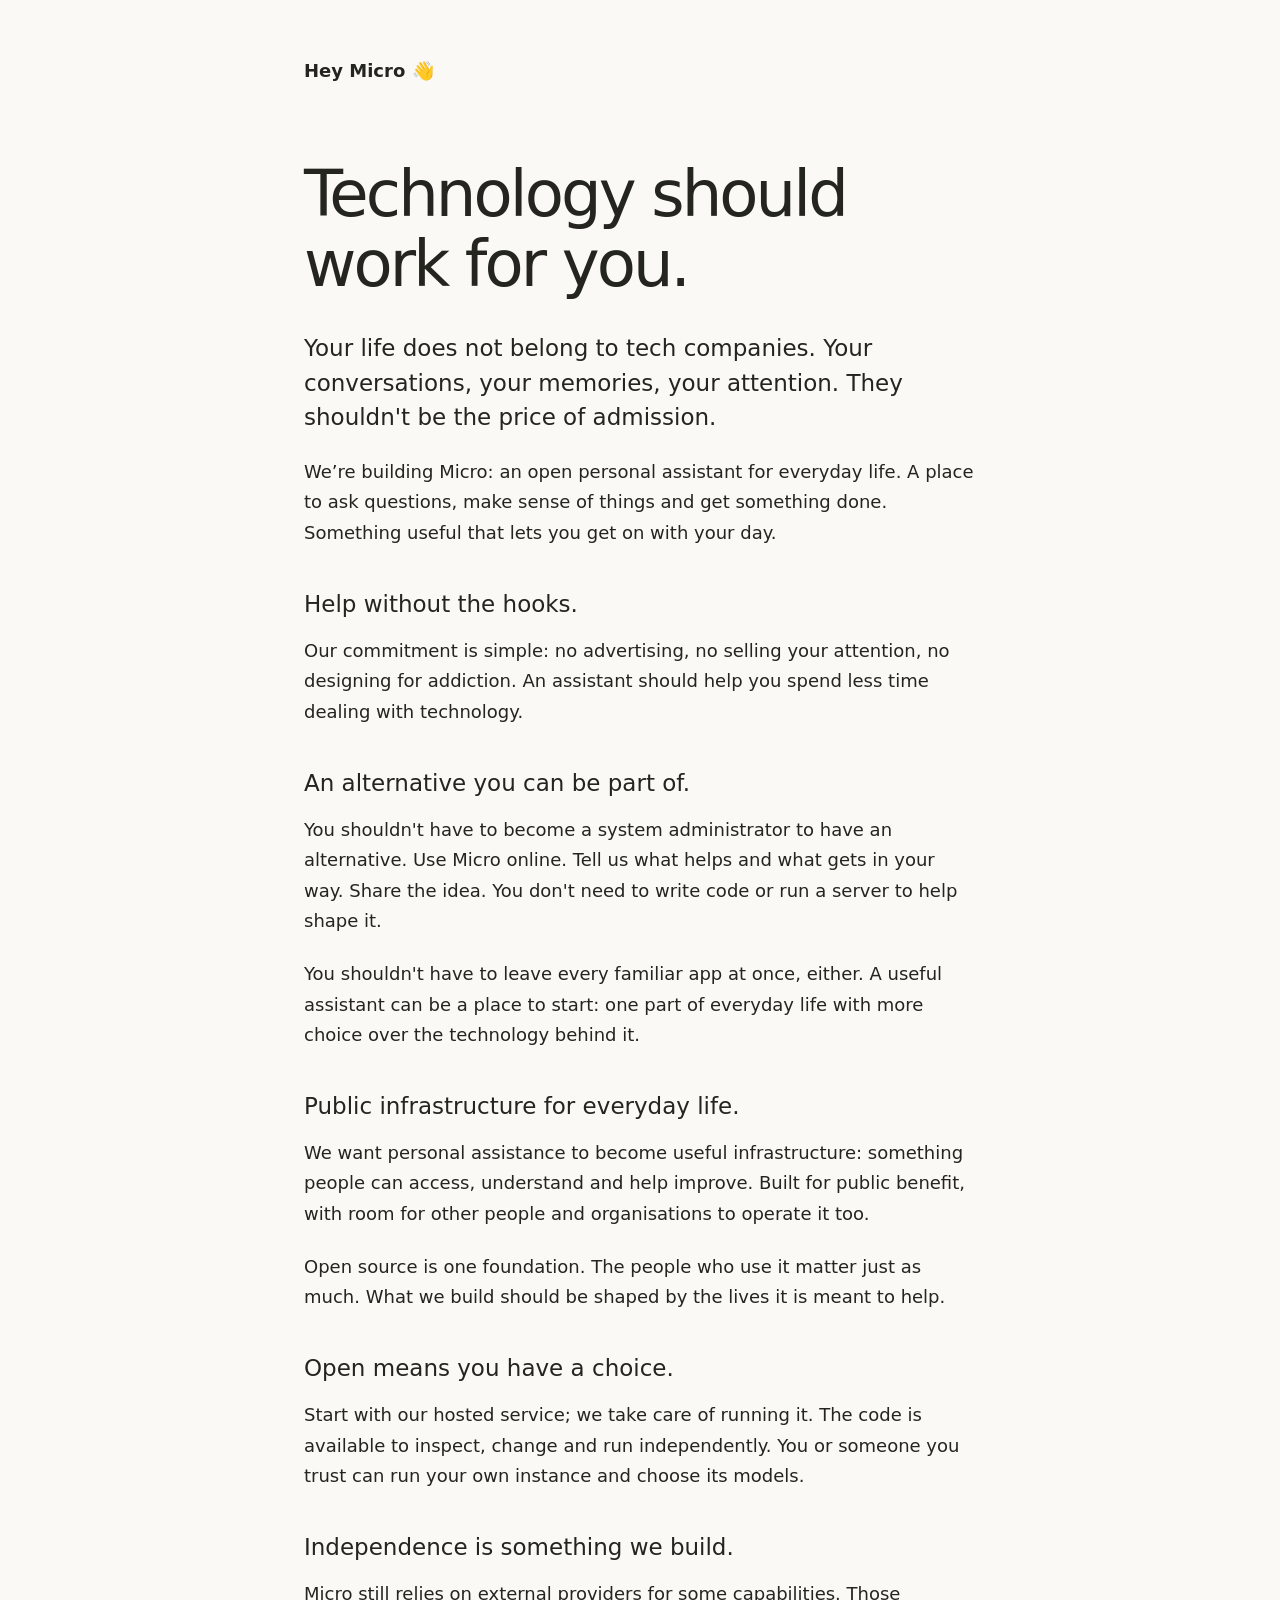
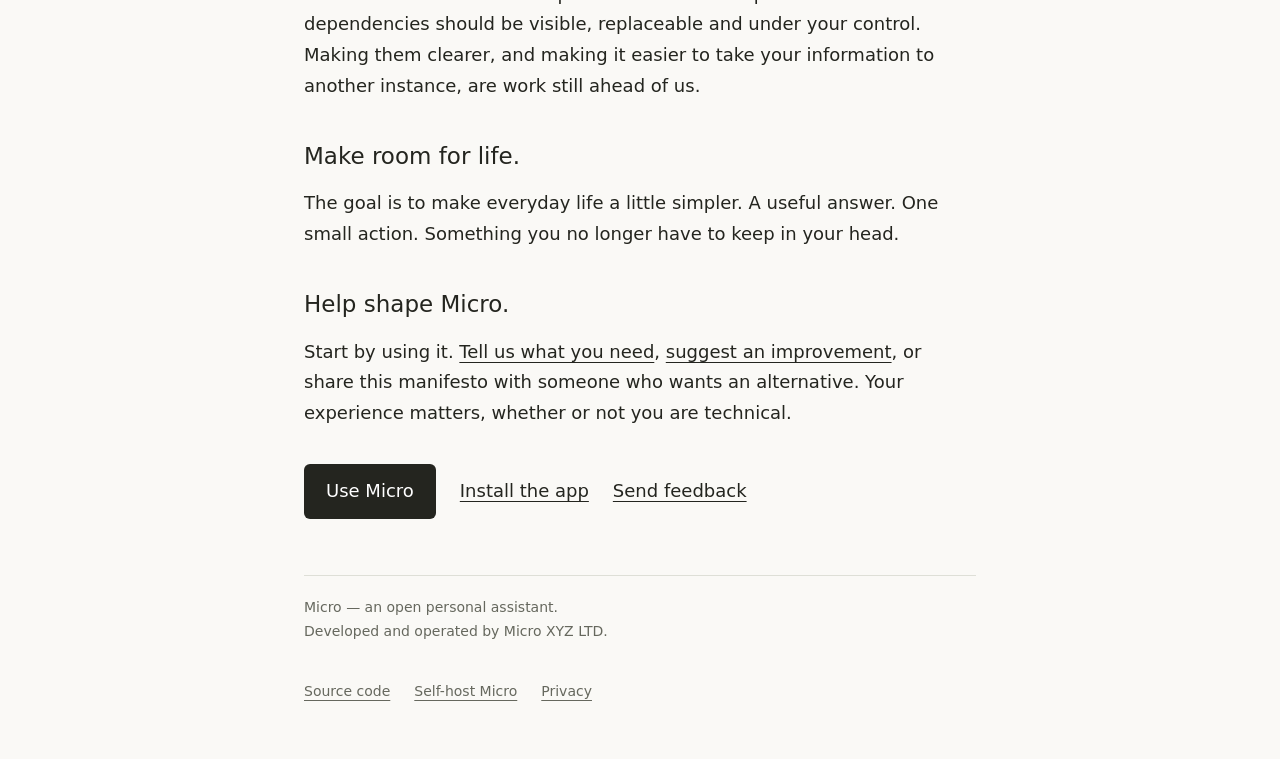
<file: index.html>
<!DOCTYPE html>
<html lang="en">
<head>
  <meta charset="utf-8">
  <meta name="viewport" content="width=device-width, initial-scale=1">
  <meta name="description" content="An open personal assistant. Technology that works for you.">
  <title>Hey Micro 👋</title>
  <link rel="stylesheet" href="/style.css">
</head>
<body>
  <main>
    <header>Hey Micro 👋</header>

    <h1>Technology should<br>work for you.</h1>

    <p class="lead">
      Your life does not belong to tech companies. Your conversations, your memories,
      your attention. They shouldn't be the price of admission.
    </p>

    <p>
      We’re building Micro: an open personal assistant for everyday life.
      A place to ask questions, make sense of things and get something done.
      Something useful that lets you get on with your day.
    </p>

    <h2>Help without the hooks.</h2>
    <p>
      Our commitment is simple: no advertising, no selling your attention,
      no designing for addiction. An assistant should help you spend less
      time dealing with technology.
    </p>

    <h2>An alternative you can be part of.</h2>
    <p>
      You shouldn't have to become a system administrator to have an alternative.
      Use Micro online. Tell us what helps and what gets in your way. Share the
      idea. You don't need to write code or run a server to help shape it.
    </p>
    <p>
      You shouldn't have to leave every familiar app at once, either. A useful
      assistant can be a place to start: one part of everyday life with more
      choice over the technology behind it.
    </p>

    <h2>Public infrastructure for everyday life.</h2>
    <p>
      We want personal assistance to become useful infrastructure: something
      people can access, understand and help improve. Built for public benefit,
      with room for other people and organisations to operate it too.
    </p>
    <p>
      Open source is one foundation. The people who use it matter just as much.
      What we build should be shaped by the lives it is meant to help.
    </p>

    <h2>Open means you have a choice.</h2>
    <p>
      Start with our hosted service; we take care of running it. The code is
      available to inspect, change and run independently. You or someone you
      trust can run your own instance and choose its models.
    </p>

    <h2>Independence is something we build.</h2>
    <p>
      Micro still relies on external providers for some capabilities. Those
      dependencies should be visible, replaceable and under your control.
      Making them clearer, and making it easier to take your information to
      another instance, are work still ahead of us.
    </p>

    <h2>Make room for life.</h2>
    <p>
      The goal is to make everyday life a little simpler.
      A useful answer. One small action. Something you no longer
      have to keep in your head.
    </p>

    <h2>Help shape Micro.</h2>
    <p>
      Start by using it. <a href="/feedback">Tell us what you need</a>,
      <a href="https://github.com/micro/mu/issues">suggest an improvement</a>,
      or share this manifesto with someone who wants an alternative.
      Your experience matters, whether or not you are technical.
    </p>
    <div class="actions">
      <a class="button" href="https://micro.mu">Use Micro</a>
      <a href="/app">Install the app</a>
      <a href="/feedback">Send feedback</a>
    </div>

    <footer>
      Micro — an open personal assistant.<br>
      Developed and operated by Micro XYZ LTD.
      <div class="actions">
        <a href="https://github.com/micro/mu">Source code</a>
        <a href="/install">Self-host Micro</a>
        <a href="/privacy">Privacy</a>
      </div>
    </footer>
  </main>
</body>
</html>
</file>
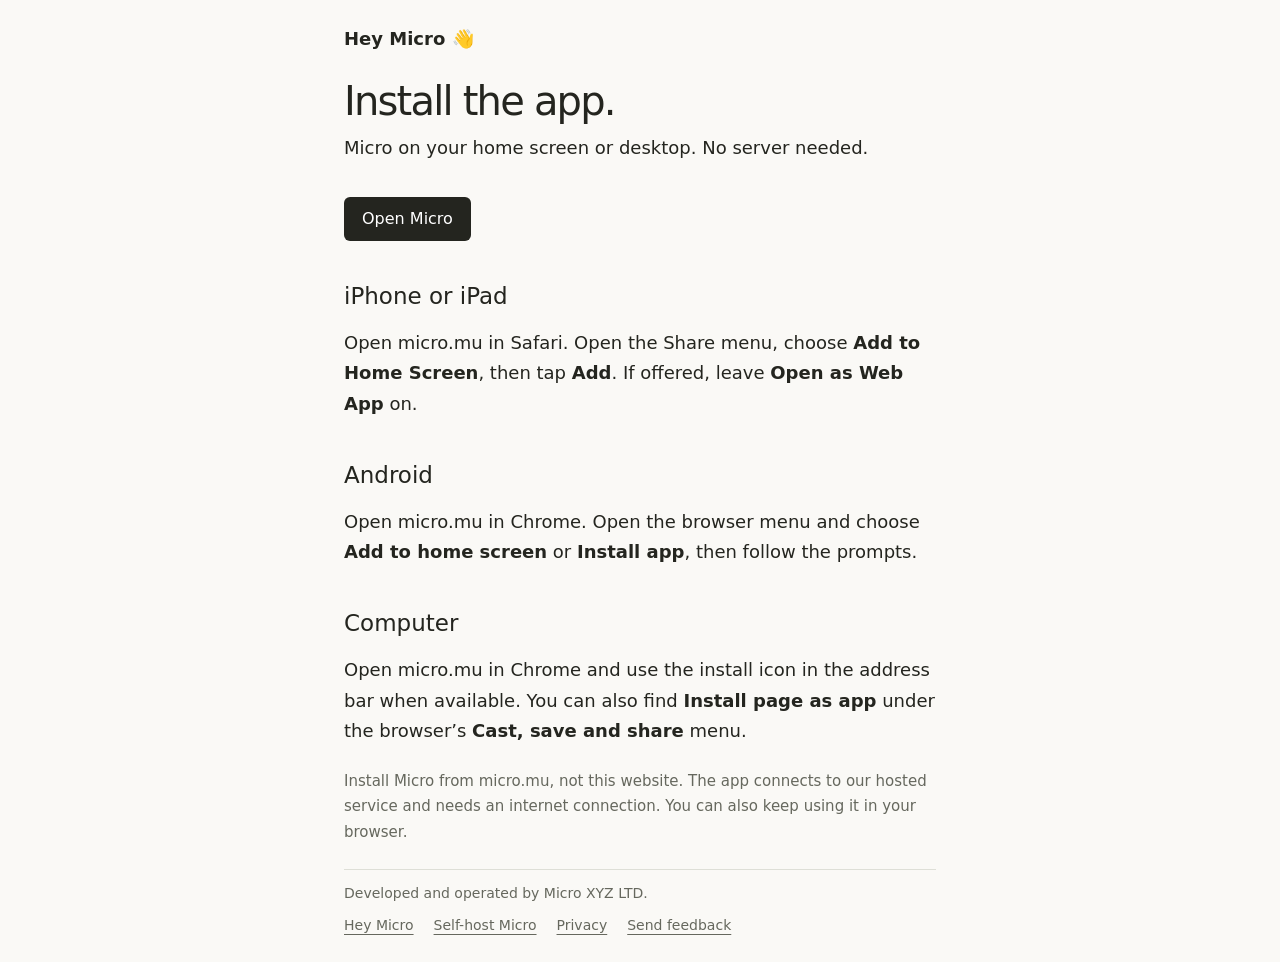
<file: app/index.html>
<!DOCTYPE html>
<html lang="en">
<head>
  <meta charset="utf-8">
  <meta name="viewport" content="width=device-width, initial-scale=1">
  <meta name="description" content="Add Micro to your phone or computer. No server needed.">
  <title>Install the app — Hey Micro</title>
  <link rel="stylesheet" href="/style.css">
</head>
<body class="interaction">
  <main>
    <header><a href="/">Hey Micro 👋</a></header>
    <h1>Install the app.</h1>
    <p class="lead">Micro on your home screen or desktop. No server needed.</p>
    <div class="actions"><a class="button" href="https://micro.mu">Open Micro</a></div>
    <h2>iPhone or iPad</h2>
    <p>Open micro.mu in Safari. Open the Share menu, choose <strong>Add to Home Screen</strong>, then tap <strong>Add</strong>. If offered, leave <strong>Open as Web App</strong> on.</p>
    <h2>Android</h2>
    <p>Open micro.mu in Chrome. Open the browser menu and choose <strong>Add to home screen</strong> or <strong>Install app</strong>, then follow the prompts.</p>
    <h2>Computer</h2>
    <p>Open micro.mu in Chrome and use the install icon in the address bar when available. You can also find <strong>Install page as app</strong> under the browser’s <strong>Cast, save and share</strong> menu.</p>
    <p class="hint">Install Micro from micro.mu, not this website. The app connects to our hosted service and needs an internet connection. You can also keep using it in your browser.</p>
    <footer>
      Developed and operated by Micro XYZ LTD.
      <div class="actions">
        <a href="/">Hey Micro</a>
        <a href="/install">Self-host Micro</a>
        <a href="/privacy">Privacy</a>
        <a href="/feedback">Send feedback</a>
      </div>
    </footer>
  </main>
</body>
</html>
</file>
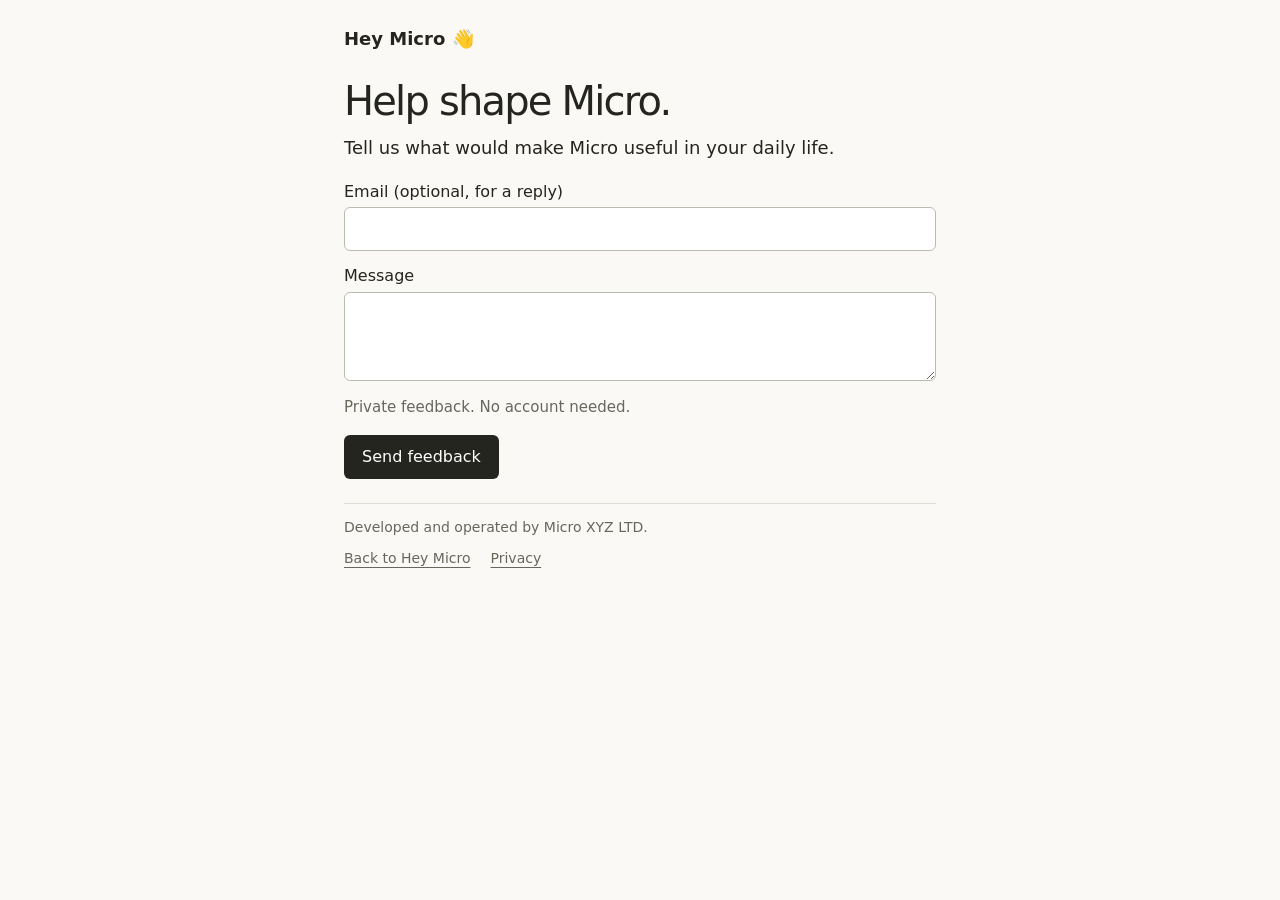
<file: feedback/index.html>
<!DOCTYPE html>
<html lang="en">
<head>
  <meta charset="utf-8">
  <meta name="viewport" content="width=device-width, initial-scale=1">
  <meta name="description" content="Help shape Micro. Tell us what would make it useful in your daily life.">
  <title>Send feedback — Hey Micro</title>
  <link rel="stylesheet" href="/style.css">
  <script defer src="/feedback.js"></script>
</head>
<body class="interaction">
  <main>
    <header><a href="/">Hey Micro 👋</a></header>
    <h1>Help shape Micro.</h1>
    <p class="lead">Tell us what would make Micro useful in your daily life.</p>
    <form id="feedback-form" method="post" action="https://micro.mu/forms/submit?id=3a1264bb-ef86-44e9-8a0d-41e8353333a3">
      <label>Email (optional, for a reply)
        <input type="email" name="email" autocomplete="email" maxlength="1000">
      </label>
      <label>Message
        <textarea name="message" rows="3" maxlength="8000" required></textarea>
      </label>
      <p class="hint">Private feedback. No account needed.</p>
      <p class="hint" id="feedback-status" role="status" aria-live="polite"></p>
      <button class="button" type="submit">Send feedback</button>
    </form>
    <section id="feedback-received" hidden tabindex="-1"><h2>Thank you.</h2><p>Your feedback has been received.</p><a href="/">Back to Hey Micro</a></section>
    <footer>
      Developed and operated by Micro XYZ LTD.
      <div class="actions">
        <a href="/">Back to Hey Micro</a>
        <a href="/privacy">Privacy</a>
      </div>
    </footer>
  </main>
</body>
</html>
</file>
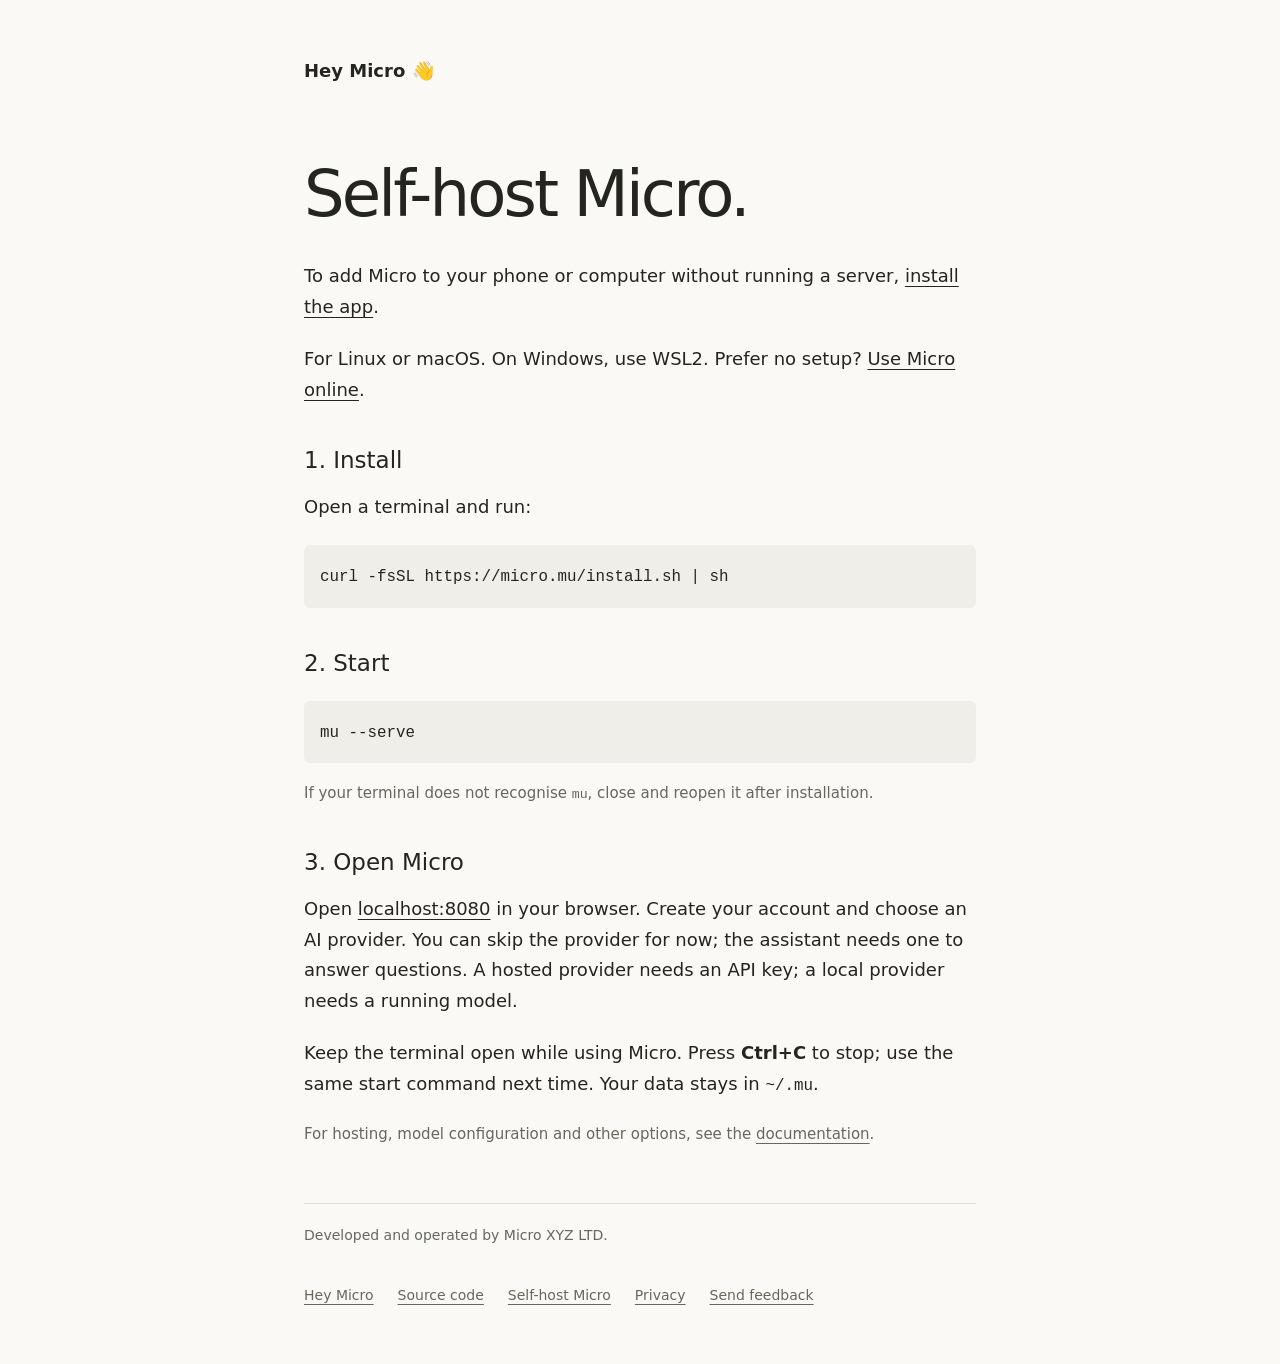
<file: install/index.html>
<!DOCTYPE html>
<html lang="en">
<head>
  <meta charset="utf-8">
  <meta name="viewport" content="width=device-width, initial-scale=1">
  <meta name="description" content="Install and run Micro on your own computer.">
  <title>Install Micro — Hey Micro</title>
  <link rel="stylesheet" href="/style.css">
</head>
<body>
  <main>
    <header><a href="/">Hey Micro 👋</a></header>
    <h1>Self-host Micro.</h1>
    <p>To add Micro to your phone or computer without running a server, <a href="/app">install the app</a>.</p>
    <p>For Linux or macOS. On Windows, use WSL2. Prefer no setup? <a href="https://micro.mu">Use Micro online</a>.</p>
    <h2>1. Install</h2>
    <p>Open a terminal and run:</p>
    <pre><code>curl -fsSL https://micro.mu/install.sh | sh</code></pre>
    <h2>2. Start</h2>
    <pre><code>mu --serve</code></pre>
    <p class="hint">If your terminal does not recognise <code>mu</code>, close and reopen it after installation.</p>
    <h2>3. Open Micro</h2>
    <p>Open <a href="http://localhost:8080">localhost:8080</a> in your browser. Create your account and choose an AI provider. You can skip the provider for now; the assistant needs one to answer questions. A hosted provider needs an API key; a local provider needs a running model.</p>
    <p>Keep the terminal open while using Micro. Press <strong>Ctrl+C</strong> to stop; use the same start command next time. Your data stays in <code>~/.mu</code>.</p>
    <p class="hint">For hosting, model configuration and other options, see the <a href="https://github.com/micro/mu/tree/main/docs">documentation</a>.</p>
    <footer>
      Developed and operated by Micro XYZ LTD.
      <div class="actions">
        <a href="/">Hey Micro</a>
        <a href="https://github.com/micro/mu">Source code</a>
        <a href="/install">Self-host Micro</a>
        <a href="/privacy">Privacy</a>
        <a href="/feedback">Send feedback</a>
      </div>
    </footer>
  </main>
</body>
</html>
</file>
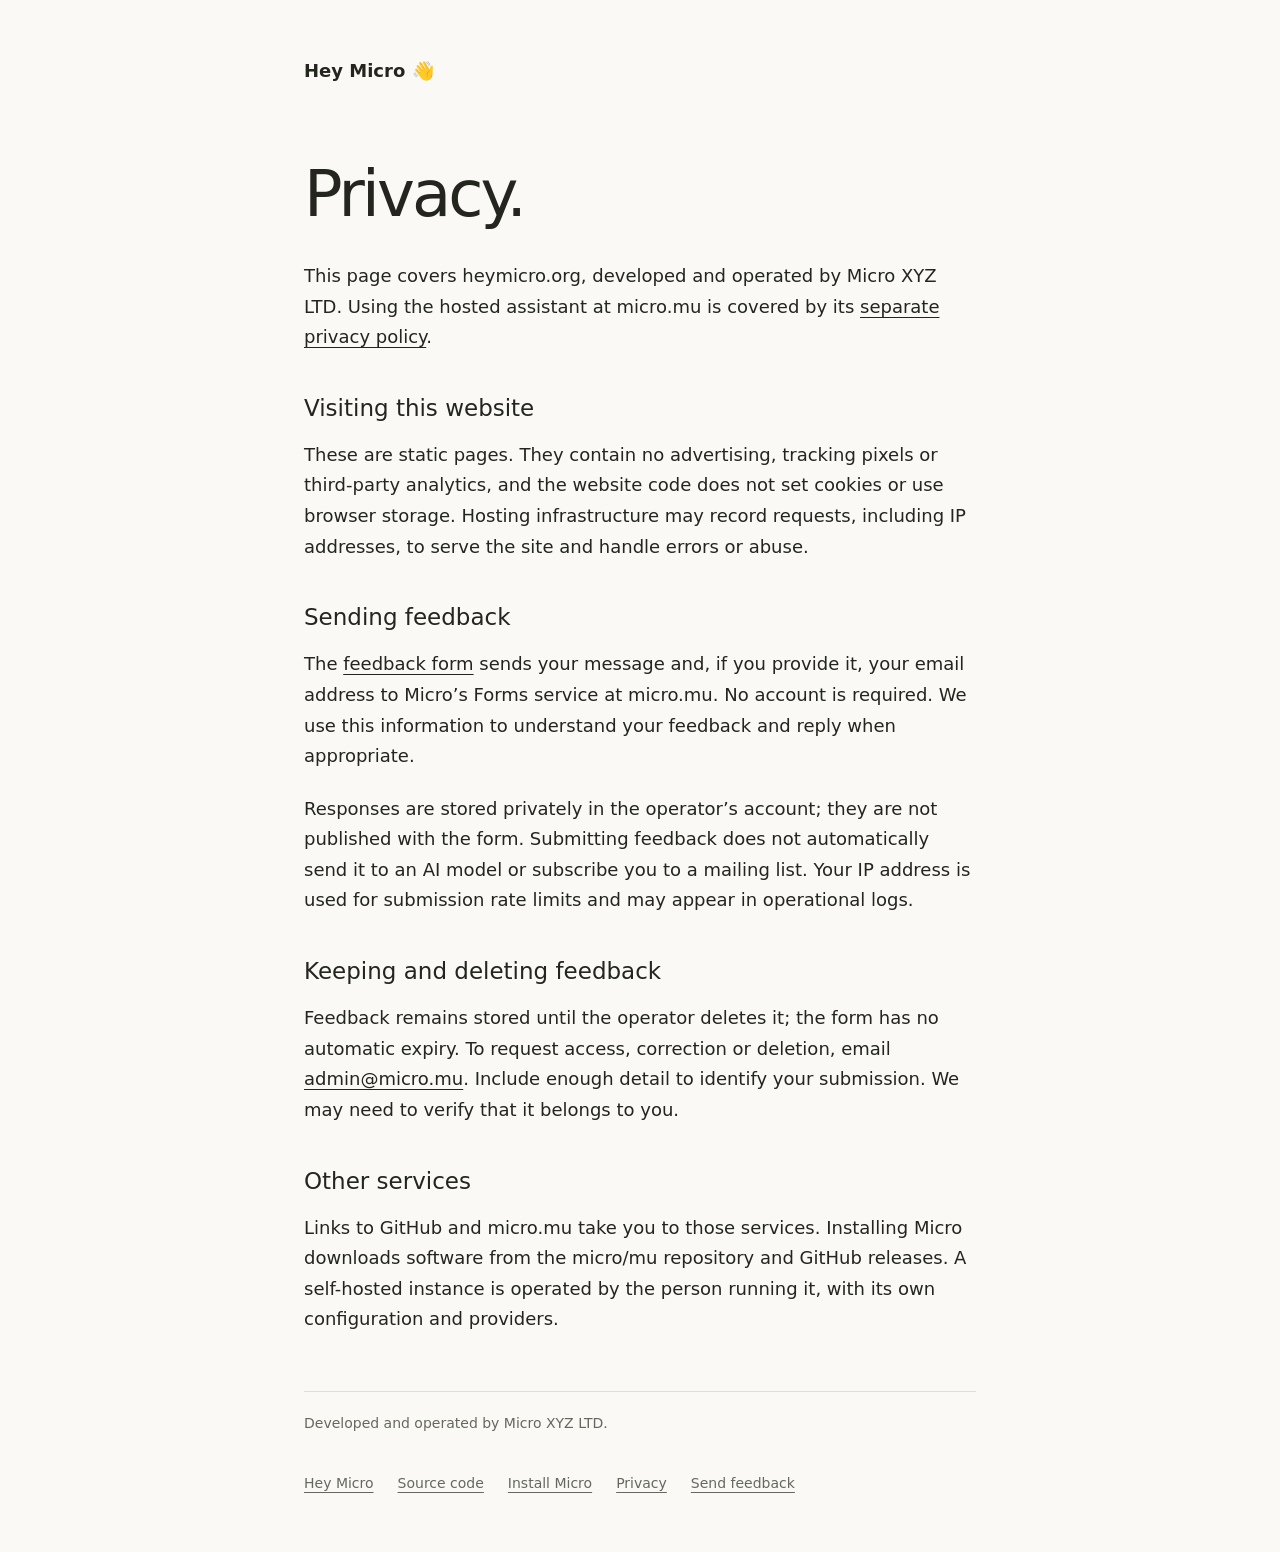
<file: privacy/index.html>
<!DOCTYPE html>
<html lang="en">
<head>
  <meta charset="utf-8">
  <meta name="viewport" content="width=device-width, initial-scale=1">
  <meta name="description" content="How Hey Micro handles website visits and feedback.">
  <title>Privacy — Hey Micro</title>
  <link rel="stylesheet" href="/style.css">
</head>
<body>
  <main>
    <header><a href="/">Hey Micro 👋</a></header>
    <h1>Privacy.</h1>
    <p>This page covers heymicro.org, developed and operated by Micro XYZ LTD. Using the hosted assistant at micro.mu is covered by its <a href="https://micro.mu/privacy">separate privacy policy</a>.</p>
    <h2>Visiting this website</h2>
    <p>These are static pages. They contain no advertising, tracking pixels or third-party analytics, and the website code does not set cookies or use browser storage. Hosting infrastructure may record requests, including IP addresses, to serve the site and handle errors or abuse.</p>
    <h2>Sending feedback</h2>
    <p>The <a href="/feedback">feedback form</a> sends your message and, if you provide it, your email address to Micro’s Forms service at micro.mu. No account is required. We use this information to understand your feedback and reply when appropriate.</p>
    <p>Responses are stored privately in the operator’s account; they are not published with the form. Submitting feedback does not automatically send it to an AI model or subscribe you to a mailing list. Your IP address is used for submission rate limits and may appear in operational logs.</p>
    <h2>Keeping and deleting feedback</h2>
    <p>Feedback remains stored until the operator deletes it; the form has no automatic expiry. To request access, correction or deletion, email <a href="mailto:admin@micro.mu">admin@micro.mu</a>. Include enough detail to identify your submission. We may need to verify that it belongs to you.</p>
    <h2>Other services</h2>
    <p>Links to GitHub and micro.mu take you to those services. Installing Micro downloads software from the micro/mu repository and GitHub releases. A self-hosted instance is operated by the person running it, with its own configuration and providers.</p>
    <footer>
      Developed and operated by Micro XYZ LTD.
      <div class="actions">
        <a href="/">Hey Micro</a>
        <a href="https://github.com/micro/mu">Source code</a>
        <a href="/install">Install Micro</a>
        <a href="/privacy">Privacy</a>
        <a href="/feedback">Send feedback</a>
      </div>
    </footer>
  </main>
</body>
</html>
</file>
<file: style.css>
* { box-sizing: border-box; }
    body {
      margin: 0;
      background: #faf9f6;
      color: #24251f;
      font: 18px/1.7 system-ui, -apple-system, sans-serif;
    }
    main { max-width: 720px; margin: auto; padding: 56px 24px; }
    header { margin-bottom: 72px; font-weight: 600; }
    h1 {
      font-size: clamp(40px, 8vw, 64px);
      font-weight: 500;
      line-height: 1.1;
      letter-spacing: -.045em;
      margin: 0 0 32px;
    }
    h2 { font-size: 23px; font-weight: 500; margin: 36px 0 12px; }
    p { margin: 0 0 22px; }
    a { color: inherit; text-underline-offset: 4px; }
    a:focus-visible { outline: 2px solid #496348; outline-offset: 5px; }
    .lead { font-size: 23px; line-height: 1.5; }
    .actions { display: flex; flex-wrap: wrap; gap: 16px 24px; align-items: center; margin-top: 36px; }
    .button {
      padding: 12px 22px;
      background: #24251f;
      color: white;
      border-radius: 6px;
      text-decoration: none;
    }
    .button:hover { background: #45473c; }
    footer {
      margin-top: 56px;
      padding-top: 20px;
      border-top: 1px solid #dedfd7;
      font-size: 14px;
      color: #66685e;
    }
    @media (max-width: 600px) {
      main { padding: 32px 22px; }
      header { margin-bottom: 48px; }
    }

    header a { text-decoration: none; }
    form { display: grid; gap: 22px; margin-top: 32px; }
    label { display: grid; gap: 8px; }
    input, textarea { width: 100%; min-width: 0; padding: 12px; border: 1px solid #b9bcb1; border-radius: 6px; background: #fff; color: inherit; font: inherit; }
    textarea { resize: vertical; }
    input:focus-visible, textarea:focus-visible, button:focus-visible { outline: 2px solid #496348; outline-offset: 3px; }
    button { border: 0; font: inherit; cursor: pointer; justify-self: start; }
    .hint { font-size: 15px; color: #66685e; margin: 0; }

    pre { padding: 16px; background: #efeee8; border-radius: 6px; white-space: pre-wrap; overflow-wrap: anywhere; }
    code { font-size: .88em; }

    /* Short interaction pages keep their primary action in the first screen. */
    .interaction main { max-width: 640px; padding: 24px; }
    .interaction header { margin-bottom: 24px; }
    .interaction h1 { font-size: clamp(30px, 5vw, 40px); margin-bottom: 12px; }
    .interaction .lead { font-size: 18px; line-height: 1.45; margin-bottom: 0; }
    .interaction form { gap: 14px; margin-top: 20px; }
    .interaction label { gap: 4px; font-size: 16px; line-height: 1.4; }
    .interaction input, .interaction textarea { padding: 10px; font-size: 16px; line-height: 1.4; }
    .interaction input { min-height: 44px; }
    .interaction .button { min-height: 44px; padding: 8px 18px; font-size: 16px; }
    .interaction footer { margin-top: 24px; padding-top: 12px; }
    .interaction footer .actions { margin-top: 8px; gap: 8px 20px; }
    @media (max-width: 600px), (max-height: 700px) {
      .interaction main { padding: 16px 20px; }
      .interaction header { margin-bottom: 16px; }
      .interaction form { gap: 12px; margin-top: 16px; }
    }

    [hidden] { display: none !important; }
    #feedback-status:empty { display: none; }
</file>
